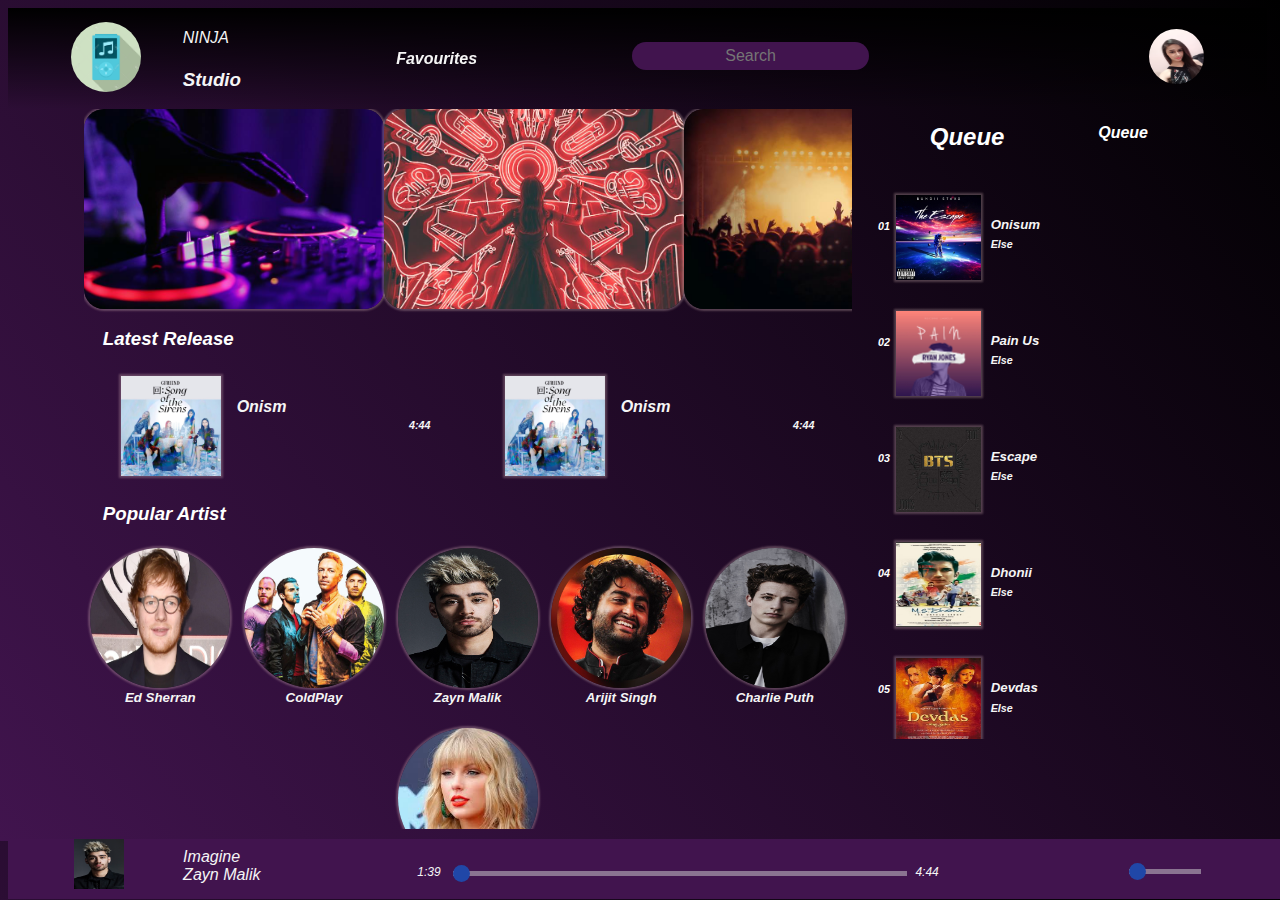
<file: index.html>
<!DOCTYPE html>
<html>

<head>
	<title>Music Player</title>
	<!--Fontawesome and CSS file link-->
	<link rel="stylesheet" type="text/css" href="mainPageStyle.css">
	<link rel="stylesheet" href="https://use.fontawesome.com/releases/v5.5.0/css/all.css" integrity="sha384-B4dIYHKNBt8Bc12p+WXckhzcICo0wtJAoU8YZTY5qE0Id1GSseTk6S+L3BlXeVIU" crossorigin="anonymous">
	<!--Resposivesness-->
	<meta name="viewport" content="width=device-width, initial-scale=1.0">
</head>

<body>
	<!--navigation bar-->
	<nav>
		<!--logo pic and name of station-->
		<div class="logo-pic">
			<img src="images/navbar/logo.jpg">
		</div>
		<div class="nav-heading">
			<h4 style="font-weight:200; ">NINJA</h4>
			<h3>Studio</h3>
		</div>

		<div class="favs">
            <h4>
                Favourites
            </h4>
        </div>

		<!--search bar containing search and microphone icon-->
		<div class="search-bar">
            <div class="search-icon">
                <i class="fas fa-search"></i>
            </div>
            <input type="text" name="search" placeholder="Search">
            <div class="microphone-icon">
                <i class="fas fa-microphone"></i>
            </div>
        </div>

        <!--notification bell-->
        <div class="bell">
        	<i class="fas fa-bell"></i>
        </div>

        <!--pofile pic-->
        <div class="profile-pic">
        	<img src="images/navbar/mypic.jpg">
        </div>

	</nav>
	
	<main>
		<!--home screen carousel-->
		<div class="carosuel">
			<div class="card-pics">
				<img src="images/slider/carousel1.jpg">
				<img src="images/slider/carousel2.jpg">
				<img src="images/slider/carousel3.jpg">
			</div>
		</div>
		

		<h3 class="main-heading">Latest Release</h3>

		<!--latest release section-->
		<div class="latest-release">
			<div class="lr">
				<img src="images/moods/play.jpg">
				<h4 style="margin-left:1rem;">Onism</h4>

				<!--options that will appear when we click three dots-->
				<div class="options">
                    <label for="latest-release-checkbox"><i class="fas fa-ellipsis-h"></i></label>
                    <input type="checkbox" id="latest-release-checkbox">
                        <div class="latest-release-dropdown">
                            <div class="drop-item">
                                <p><i class="fas fa-play-circle"></i> Play Now</p>
                            </div>
                            <div class="drop-item">
                               <p><i class="fas fa-list-ul"></i> Add to Queue</p>
                            </div>
                            <div class="drop-item">
                                <p><i class="fas fa-music"></i> Add to playlist</p>
                            </div>
                            <div class="drop-item">
                                <p><i class="fas fa-info-circle"></i> Get Info</p>
                            </div>
                        </div>
                        <h6>
                            4:44
                        </h6>
                </div>
			</div>

			<div class="lr">
				<img src="images/moods/play.jpg">
				<h4 style="margin-left:1rem;">Onism</h4>
				<div class="options">
                    <label for="latest-release-checkbox2"><i class="fas fa-ellipsis-h"></i></label>
                    <input type="checkbox" id="latest-release-checkbox2">
                        <div class="latest-release-dropdown">
                            <div class="drop-item">
                                <p><i class="fas fa-play-circle"></i> Play Now</p>
                            </div>
                            <div class="drop-item">
                               <p><i class="fas fa-list-ul"></i> Add to Queue</p>
                            </div>
                            <div class="drop-item">
                                <p><i class="fas fa-music"></i> Add to playlist</p>
                            </div>
                            <div class="drop-item">
                                <p><i class="fas fa-info-circle"></i> Get Info</p>
                            </div>
                        </div>
                        <h6>
                            4:44
                        </h6>
                </div>
			</div>
		</div>

		
		<!--Popular artist section-->
		<h3 class="main-heading">Popular Artist</h3>
		
		<div class="popular-artist">
			<!--when we hover over the artist pic a play button appears and on clicking singlePlaylist screen appears-->
			<div class="artist">
				<img src="images/singers/art1.jpg">
				<div>
					<a href="SinglePlaylist.html"><i class="fas fa-play"></i></a>
				</div>
				<h5>Ed Sherran</h5>
			</div>
			<div class="artist">
				<img src="images/singers/art2.jpg">
				<div>
					<a href="SinglePlaylist.html"><i class="fas fa-play"></i></a>
				</div>
				<h5>ColdPlay</h5>
			</div>
			<div class="artist">
				<img src="images/singers/art3.jpg">
				<div>
					<a href="SinglePlaylist.html"><i class="fas fa-play"></i></a>
				</div>
				<h5>Zayn Malik</h5>
			</div>
			<div class="artist">
				<img src="images/singers/art4.jpg">
				<div>
					<a href="SinglePlaylist.html"><i class="fas fa-play"></i></a>
				</div>
				<h5>Arijit Singh</h5>
			</div>
			<div class="artist">
				<img src="images/singers/art5.jpg">
				<div>
					<a href="SinglePlaylist.html"><i class="fas fa-play"></i></a>
				</div>
				<h5>Charlie Puth</h5>
			</div>
			<div class="artist">
				<img src="images/singers/art6.jpg">
				<div>
					<a href="SinglePlaylist.html"><i class="fas fa-play"></i></a>
				</div>
				<h5>Tylor Swift</h5>
			</div>
		</div>

		<!--different stations section-->
		<div class="stations">
			<div>
				<img src="images/stations/station.png">
				<p>Stations</p>
			</div>
			<div>
				<img src="images/stations/type1.jpg">
				<p>Workout</p>
			</div>
			<div>
				<img src="images/stations/type2.jpg">
				<p>Love</p>
			</div>
			<div>
				<img src="images/stations/type3.jpg">
				<p>Chill</p>
			</div>
			<div>
				<img src="images/stations/type4.jpg">
				<p>Rock</p>
			</div>
			<div>
				<img src="images/stations/type5.jpg">
				<p>Pop</p>
			</div>
		</div>


		<!--songs accoring to mood section-->
		<div class="music-themes-2">
			<!-- 3 divs content -->
			<div class="outer-div">
				<div class="inner-div">
					<span>Electronic</span>
				</div>
			</div>
			<div class="outer-div">
				<div class="inner-div">
					<span>Party</span>
				</div>
			</div>
			<div class="outer-div">
				<div class="inner-div">
					<span>RoadTrip</span>
				</div>
			</div>
		</div>

		<!--latest english songs section-->
		<h3 class="main-heading" style="margin-top:8%;">Latest English</h3>

		<div class="latest-songs">
			<div class="songs">
				<img src="images/english/eng1.jpg">
				<h5>Escape</h5>
				<h6>Aug 2017</h6>
			</div>
			<div class="songs">
				<img src="images/english/eng2.jpg">
				<h5>Pain</h5>
				<h6>Aug 2017</h6>
			</div>
			<div class="songs">
				<img src="images/english/eng3.jpg">
				<h5>BTS</h5>
				<h6>Aug 2017</h6>
			</div>
			<div class="songs">
				<img src="images/english/eng4.png">
				<h5>Kid</h5>
				<h6>Aug 2017</h6>
			</div>
			<div class="songs">
				<img src="images/english/eng5.jpg">
				<h5>Onisum</h5>
				<h6>Aug 2017</h6>
			</div>
		</div>

		<!--latest hindi songs section-->
		<h3 class="main-heading">Latest Hindi</h3>

		<div class="latest-songs">
			<div class="songs">
				<img src="images/hindi/hin1.jpg">
				<h5>MS Dhoni</h5>
				<h6>Aug 2017</h6>
			</div>
			<div class="songs">
				<img src="images/hindi/hin2.jpg">
				<h5>Devdas</h5>
				<h6>Aug 2017</h6>
			</div>
			<div class="songs">
				<img src="images/hindi/hin3.jpg">
				<h5>Filhall</h5>
				<h6>Aug 2017</h6>
			</div>
			<div class="songs">
				<img src="images/hindi/hin4.jpg">
				<h5>Yalgar</h5>
				<h6>Aug 2017</h6>
			</div>
			<div class="songs">
				<img src="images/hindi/hin5.jpg">
				<h5>Main Hoon Na</h5>
				<h6>Aug 2017</h6>
			</div>
		</div>

	</main>


	<!--aside section contains various list of songs-->
	<aside>
		
		<div class="qlist">
			<h2 class="main-heading">Queue</h2>
			<h4>
                <a href="#queue-option-box" style="color:white;text-decoration: none;">Queue <i class="fas fa-chevron-circle-down"></i></a>
            </h4>
			 <div class="queue-options" id="queue-option-box">
                <p>Playlists</p>
                <hr>
                <p>Favourite songs</p>
                <hr>
                <a href="#"><p>Close</p></a>
            </div>		
		</div>

		<div class="song-fav">
			<div class="song-info">
				<h6 style="color:white;">01</h6>
				<img src="images/english/eng1.jpg">
				<div class="name">
					<h5>Onisum</h5>
					<h6 style="margin-top:-1rem;">Else</h6>
				</div>
			</div>
			<div class="fav-heart">
				<i class="far fa-heart"></i>
			</div>
		</div>

		<div class="song-fav">
			<div class="song-info">
				<h6 style="color:white;">02</h6>
				<img src="images/english/eng2.jpg">
				<div class="name">
					<h5>Pain Us</h5>
					<h6 style="margin-top:-1rem;">Else</h6>
				</div>
			</div>
			<div class="fav-heart">
				<i class="far fa-heart"></i>
			</div>
		</div>

		<div class="song-fav">
			<div class="song-info">
				<h6 style="color:white;">03</h6>
				<img src="images/english/eng3.jpg">
				<div class="name">
					<h5>Escape</h5>
					<h6 style="margin-top:-1rem;">Else</h6>
				</div>
			</div>
			<div class="fav-heart">
				<i class="far fa-heart"></i>
			</div>
		</div>

		<div class="song-fav">
			<div class="song-info">
				<h6 style="color:white;">04</h6>
				<img src="images/hindi/hin1.jpg">
				<div class="name">
					<h5>Dhonii</h5>
					<h6 style="margin-top:-1rem;">Else</h6>
				</div>
			</div>
			<div class="fav-heart">
				<i class="far fa-heart"></i>
			</div>
		</div>

		<div class="song-fav">
			<div class="song-info">
				<h6 style="color:white;">05</h6>
				<img src="images/hindi/hin2.jpg">
				<div class="name">
					<h5>Devdas</h5>
					<h6 style="margin-top:-1rem;">Else</h6>
				</div>
			</div>		
			<div class="fav-heart">
				<i class="far fa-heart"></i>
			</div>
		</div>

		<div class="song-fav">
			<div class="song-info">
				<h6 style="color:white;">06</h6>
				<img src="images/hindi/hin3.jpg">
				<div class="name">
					<h5>Filhall</h5>
					<h6 style="margin-top:-1rem;">Else</h6>
				</div>
			</div>
			<div class="fav-heart">
				<i class="far fa-heart"></i>
			</div>
		</div>

		<div class="song-fav">
			<div class="song-info">
				<h6 style="color:white;">07</h6>
				<img src="images/hindi/hin4.jpg">
				<div class="name">
					<h5>Yalgaar</h5>
					<h6 style="margin-top:-1rem;">Else</h6>
				</div>
			</div>
			<div class="fav-heart">
				<i class="far fa-heart"></i>
			</div>
		</div>

		<div class="song-fav">
			<div class="song-info">
				<h6 style="color:white;">08</h6>
				<img src="images/hindi/hin5.jpg">
				<div class="name">
					<h5>Main Hu</h5>
					<h6 style="margin-top:-1rem;">Else</h6>
				</div>
			</div>
			<div class="fav-heart">
				<i class="far fa-heart"></i>
			</div>
		</div>

		<div class="song-fav">
			<div class="song-info">
				<h6 style="color:white;">09</h6>
				<img src="images/english/eng1.jpg">
				<div class="name">
					<h5>Onisum</h5>
					<h6 style="margin-top:-1rem;">Else</h6>
				</div>
			</div>
			<div class="fav-heart">
				<i class="far fa-heart"></i>
			</div>
		</div>

		<div class="song-fav">
			<div class="song-info">
				<h6 style="color:white;">10</h6>
				<img src="images/english/eng5.jpg">
				<div class="name">
					<h5>We Won</h5>
					<h6 style="margin-top:-1rem;">Else</h6>
				</div>
			</div>
			<div class="fav-heart">
				<i class="far fa-heart"></i>
			</div>
		</div>

	</aside>

	<!--footer sections conatins song-description , controls and other options -->
	 <footer>
        <div class="active-song-description">
            <!-- song image -->
            <div id="song-image">
                <img src="images/singers/art3.jpg">
            </div>
            <!-- song name and author -->
            <div class="song-info">
                <div>
                    Imagine
                </div>
                <div>
                    Zayn Malik
                </div>
                <!-- heart icon and ban icon -->
            </div>
            <div class="heart-and-ban-icon">
                <span>
                    <i class="far fa-heart"></i>
                </span>
                <span>
                    <i class="fas fa-ban"></i>
                </span>
            </div>
        </div>
        <!-- these are the main player controls -->
        <div class="player">
            <div class="controls">
                <div><i class="fas fa-random"></i></div>
                <div><i class="fas fa-step-backward"></i></div>
                <div><i class="fas fa-pause-circle"></i></div>
                <div><i class="fas fa-step-forward"></i></div>
                <div><i class="fas fa-redo"></i></div>
            </div>
            <!-- this is the slider -->
            <div id="slider">
                <!-- current time -->
                <div class="time">
                    1:39
                </div>
                <div class="slidecontainer">
                    <input type="range" min="0" max="100" value="0" class="slider" id="myRange">
                </div>
                <!-- total time -->
                <div class="time">
                    4:44
                </div>
            </div>
        </div>
        <!-- other icons including the volume slider and all -->
        <div class="extras">
            <div>
                <i class="fas fa-list-ul"></i>
            </div>
            <div>
                <i class="fas fa-laptop"></i>
            </div>
            <div>
                <i class="fas fa-volume-up"></i>
            </div>
            <div class="slidecontainer" style="width:30%;">
                <input type="range" min="0" max="100" value="0" class="slider" id="myRange" style="margin-top:0px;">
            </div>
            <div>
                <i class="fas fa-expand-alt"></i>
            </div>
        </div>
    </footer>
	</footer>

</body>


</html>
</file>
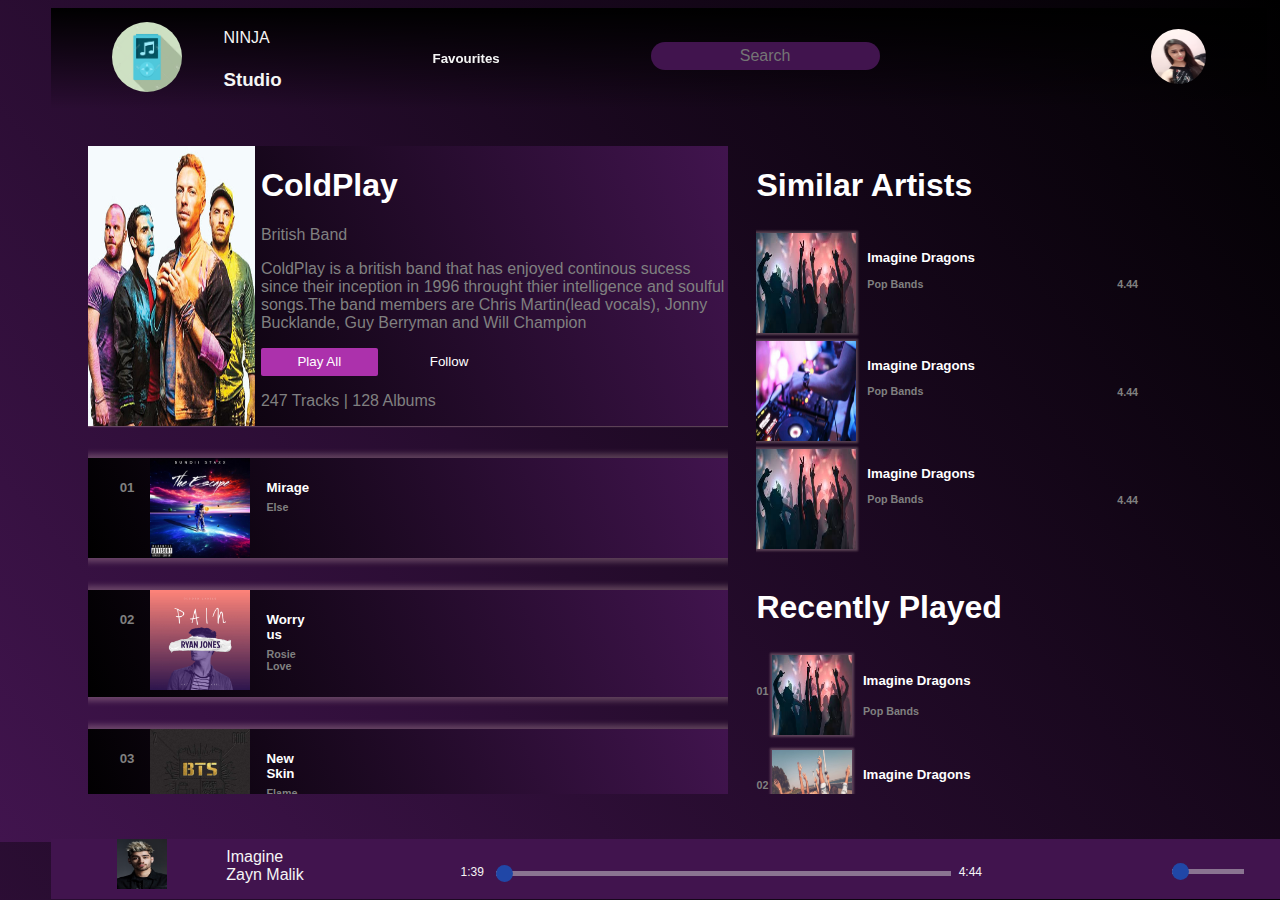
<file: SinglePlaylist.html>
<!DOCTYPE html>
<html>

<head>
	<title> Single PlayList Screen</title>
	<!--Fontawesome and CSS file link-->
	<link rel="stylesheet" type="text/css" href="StyleSinglePlaylist.css">
	<link rel="stylesheet" href="https://use.fontawesome.com/releases/v5.5.0/css/all.css" integrity="sha384-B4dIYHKNBt8Bc12p+WXckhzcICo0wtJAoU8YZTY5qE0Id1GSseTk6S+L3BlXeVIU" crossorigin="anonymous">
	<!--Resposivesness-->
	<meta name="viewport" content="width=device-width, initial-scale=1.0">
</head>

<body>

	<!--navigation bar-->
	<nav>
		<!--logo pic and name of station-->
		<div class="logo-pic ">
			<img src="images/navbar/logo.jpg">
		</div>
		<div class="nav-heading">
			<h4 style="font-weight:200; ">NINJA</h4>
			<h3>Studio</h3>
		</div>

		<div class="favs">
			<h5>Favourites</h5>
		</div>

		<!--search bar containing search and microphone icon-->
		<div class="search-bar">
            <div class="search-icon">
                <i class="fas fa-search"></i>
            </div>
            <input type="text" name="search" placeholder="Search">
            <div class="microphone-icon">
                <i class="fas fa-microphone"></i>
            </div>
        </div>

        <!--notification bell-->
        <div class="bell">
        	<i class="fas fa-bell"></i>
        </div>

        <!--pofile pic-->
        <div class="profile-pic">
        	<img src="images/navbar/mypic.jpg">
        </div>

	</nav>


	<!--main section consists of the songs of that playlist-->
	<main>

		<!--card of that band we clicked to enter singlePlaylist screen-->
		<div class="main-card">
			<div class="main-pic">
				<img src="images/singers/art2.jpg">
			</div>
			<div class="text">
				<h1 style="color:white;">ColdPlay</h1>
				<p style="color:grey;">British Band</p>
				<p style="color:grey;">ColdPlay is a british band that has enjoyed continous sucess since their inception in 1996 throught thier intelligence and soulful songs.The band members are Chris Martin(lead vocals), Jonny Bucklande, Guy Berryman and Will Champion</p>
				<button id ="play">Play All</button>
				<button id="follow">Follow</button>
				<p style="color:grey;">247 Tracks | 128 Albums</p>
			</div>
		</div>

		<!--list of songs of that playlist-->
		<div class="list">
			<div class="list-info">
				<h5 style="color:grey;">01</h5>
				<img src="images/english/eng1.jpg">
				<div class="desc">
					<h5 style="color:white;">Mirage</h5>
					<h6 style="color:grey;margin-top:-1rem;">Else</h6>
				</div>
			</div>
			
			<div class="heart-cross">
				<i class="far fa-heart list-hearts"></i>
			    <i class="fas fa-cross list-cross"></i>
			</div>
			
		</div>

		<div class="list">
			<div class="list-info">
				<h5 style="color:grey;">02</h5>
				<img src="images/english/eng2.jpg">
				<div class="desc">
					<h5 style="color:white;">Worry us</h5>
					<h6 style="color:grey;margin-top:-1rem;">Rosie Love</h6>
				</div>
			</div>
			
			<div class="heart-cross">
				<i class="far fa-heart list-hearts"></i>
			    <i class="fas fa-cross list-cross"></i>
			</div>
		</div>

		<div class="list">
			<div class="list-info">
				<h5 style="color:grey;">03</h5>
				<img src="images/english/eng3.jpg">
				<div class="desc">
					<h5 style="color:white;">New Skin</h5>
					<h6 style="color:grey;margin-top:-1rem;">Flame</h6>
				</div>
			</div>
			
			<div class="heart-cross">
				<i class="far fa-heart list-hearts"></i>
			    <i class="fas fa-cross list-cross"></i>
			</div>
		</div>

		<div class="list">
			<div class="list-info">
				<h5 style="color:grey;">04</h5>
				<img src="images/english/eng5.jpg">
				<div class="desc">
					<h5 style="color:white;">Mirage</h5>
					<h6 style="color:grey;margin-top:-1rem;">Else</h6>
				</div>
			</div>
		
			<div class="heart-cross">
				<i class="far fa-heart list-hearts"></i>
			    <i class="fas fa-cross list-cross"></i>
			</div>
		</div>

		<div class="list">
			<div class="list-info">
				<h5 style="color:grey;">05</h5>
				<img src="images/english/eng4.png">
				<div class="desc">
					<h5 style="color:white;">Savage</h5>
					<h6 style="color:grey;margin-top:-1rem;">Else</h6>
				</div>
			</div>
			
			<div class="heart-cross">
				<i class="far fa-heart list-hearts"></i>
			    <i class="fas fa-cross list-cross"></i>
			</div>

	</main>


	<!--aside section consists of similar songs and recently played songs list-->
	<aside>
		<div class="heading">
			<h1 style="color:white;">Similar Artists</h1>
		</div>

		<!--similar artist list-->
		<div class="similar-list">
			<div class="pic-info">
				<img src="images/moods/party.jpg">
				<div class="similar-desc">
					<h5>Imagine Dragons</h5>
					<h6 style="color:grey;margin-top:-10px;">Pop Bands</h6>
				</div>
			</div>	
			<div class="three-dots">
				<i class="fas fa-ellipsis-h"></i>
			    <h6 style="color:grey; margin-left:-4px;">4.44</h6>
			</div>		
		</div>

		<div class="similar-list">
			<div class="pic-info">
				<img src="images/moods/dj.jpeg">
				<div class="similar-desc">
					<h5>Imagine Dragons</h5>
					<h6 style="color:grey;margin-top:-10px;">Pop Bands</h6>
				</div>
			</div>
			<div class="three-dots">
				<i class="fas fa-ellipsis-h"></i>
			    <h6 style="color:grey; margin-left:-4px;">4.44</h6>
			</div>	
		</div>

		<div class="similar-list">
			<div class="pic-info">
				<img src="images/moods/party.jpg">
				<div class="similar-desc">
					<h5>Imagine Dragons</h5>
					<h6 style="color:grey;margin-top:-10px">Pop Bands</h6>
				</div>
			</div>
			
			<div class="three-dots">
				<i class="fas fa-ellipsis-h"></i>
			    <h6 style="color:grey; margin-left:-4px;">4.44</h6>
			</div>	
		</div>


		<div style="margin-top:5%;" class="heading">
			<h1 style="color:white;">Recently Played</h1>
		</div>

		<!--recently played list-->
		<div class="recent-list">
			<div class="pic-info">
				<h6 style="color:grey;margin-top:8%;">01</h6>
				<img src="images/moods/party.jpg">
				<div class="recent-desc">
					<h5>Imagine Dragons</h5>
					<h6 style="color:grey;margin-top:-4%;">Pop Bands</h6>
				</div>
			</div>
			<div class="heart">
				<i class="far fa-heart"style="color:grey;"></i>
			</div>
			
		</div>

		<div class="recent-list">
			<div class="pic-info">
				<h6 style="color:grey;margin-top:8%;">02</h6>
				<img src="images/moods/roadtrip.jpg">
				<div class="recent-desc">
					<h5>Imagine Dragons</h5>
					<h6 style="color:grey;margin-top:-4%;">Pop Bands</h6>
				</div>
			</div>
			<div class="heart">
				<i class="far fa-heart"style="color:grey;"></i>
			</div>
		</div>

		<div class="recent-list">
			<div class="pic-info">
				<h6 style="color:grey;margin-top:8%;">03</h6>
				<img src="images/moods/dj.jpeg">
				<div class="recent-desc">
					<h5>Imagine Dragons</h5>
					<h6 style="color:grey;margin-top:-4%;">Pop Bands</h6>
				</div>
			</div>
			<div class="heart">
				<i class="far fa-heart"style="color:grey;"></i>
			</div>
		</div>

		<div class="recent-list">
			<div class="pic-info">
				<h6 style="color:grey;margin-top:8%;">04</h6>
				<img src="images/moods/party.jpg">
				<div class="recent-desc">
					<h5>Imagine Dragons</h5>
					<h6 style="color:grey;margin-top:-4%;">Pop Bands</h6>
				</div>
			</div>
			
			<div class="heart">
				<i class="far fa-heart"style="color:grey;"></i>
			</div>
		</div>

	</aside>

		 <footer>
        <div class="active-song-description">
            <!-- song image -->
            <div id="song-image">
                <img src="images/singers/art3.jpg">
            </div>
            <!-- song name and author -->
            <div class="song-info">
                <div>
                    Imagine
                </div>
                <div>
                    Zayn Malik
                </div>
                <!-- heart icon and ban icon -->
            </div>
            <div class="heart-and-ban-icon">
                <span>
                    <i class="far fa-heart"></i>
                </span>
                <span>
                    <i class="fas fa-ban"></i>
                </span>
            </div>
        </div>
        <!-- these are the main player controls -->
        <div class="player">
            <div class="controls">
                <div><i class="fas fa-random"></i></div>
                <div><i class="fas fa-step-backward"></i></div>
                <div><i class="fas fa-pause-circle"></i></div>
                <div><i class="fas fa-step-forward"></i></div>
                <div><i class="fas fa-redo"></i></div>
            </div>
            <!-- this is the slider -->
            <div id="slider">
                <!-- current time -->
                <div class="time">
                    1:39
                </div>
                <div class="slidecontainer">
                    <input type="range" min="0" max="100" value="0" class="slider" id="myRange">
                </div>
                <!-- total time -->
                <div class="time">
                    4:44
                </div>
            </div>
        </div>
        <!-- other icons including the volume slider and all -->
        <div class="extras">
            <div>
                <i class="fas fa-list-ul"></i>
            </div>
            <div>
                <i class="fas fa-laptop"></i>
            </div>
            <div>
                <i class="fas fa-volume-up"></i>
            </div>
            <div class="slidecontainer" style="width:30%;">
                <input type="range" min="0" max="100" value="0" class="slider" id="myRange" style="margin-top:0px;">
            </div>
            <div>
                <i class="fas fa-expand-alt"></i>
            </div>
        </div>
    </footer>

</body>

</html>
</file>
<file: mainPageStyle.css>
/** css for body main and aside section**/
body
{
	background:linear-gradient(50deg,rgb(65, 20, 78),black);
	margin-right:1%;
	font-family:sans-serif;	
	font-style: italic;
	color:whitesmoke;
}
/**to hide scrollbar if any**/
body::-webkit-scrollbar {
  display: none;
}
main
{
	margin-left:6%;
	display: inline-block;
	width:60vw;
	height:auto;
	height:80vh;
	overflow-y:scroll;
}
/**to hide the scrollbar**/
main::-webkit-scrollbar {
  display: none;
}
aside
{
	margin-left:1.5%;
	display: inline-block;
	width:25vw;
	vertical-align: top;
	height:70vh;
	overflow-y:scroll;
}
/**to hide the scrollbar**/
aside::-webkit-scrollbar {
  display: none;
}

/**navigation section***/
nav{
	height: auto;
	width: auto;
	background-image: linear-gradient(180deg, black, rgba(0, 0, 0, 0));
	display: flex;
	flex-direction: row;
	flex-wrap: wrap;
	justify-content: space-between;
	align-items: center;
	box-sizing: border-box;
	padding-left: 5%;
	padding-right: 5%;
	transition: all ease-in-out 1s; /* when the navbar loads, every property transits for 1s */
}
/* all the divs inside the navigation bar should be placed side by side*/
nav> div {
	display: inline-block;
}
/* animation for the website logo */
@keyframes rotating {
	0% {
		transform: rotate(0deg);
	}
	100% {
		transform: rotate(360deg);
	}
}
/* website logo image */
.logo-pic img {
	height: 70px;
	width: 70px;
	border-radius: 100%;
	animation-name: rotating;
	animation-timing-function: ease-in-out;
	animation-duration: 1s;
	animation-iteration-count: infinite;
}
/* website function */
.nav-heading {
	margin-left:-10%;
}

/* animation for favoutites text */
@keyframes flexible {
	0% {
		transform: rotate(0deg);
	}
	50% {
		transform: rotateY(360deg);
	}
	75% {
		transform: scale(1.2);
	}
	100% {
		transform: scaleX(1);
	}
}
/* favourites text */
.favs {
	animation-name: flexible;
	animation-timing-function: ease-in-out;
	animation-duration: 2s;
	perspective: 10000px;
	transform-style: preserve-3d;
	animation-iteration-count: infinite;
}
/* search bar */
.search-bar {
	width: 20%;
	position: relative;
}
/* changing the default style of the input bar */
.search-bar input {
	width: 100%;
	font-size: 16px;
	text-decoration: none;
	border-radius: 18px;
	border: none;
	padding: 5px;
	font-weight: 500;
	margin-top:-30px;
	text-align: center;
	color:whitesmoke;
	transition: all ease-in-out 0.1s;
	background-color:rgb(65, 20, 78);
}
/* search icon for input bar */
.search-icon {
	color:whitesmoke;
}
/* mic icon for input */
.microphone-icon{
	color:whitesmoke;
}
/* search icon */
.search-bar > div:nth-child(1) {
	display: inline-block;
	position: absolute;
	width: min-content;
	left: 5%;
	top: 10%;
	transition: all ease-in-out 0.1s;
}
/* mic icon */
.search-bar > div:nth-child(3) {
	display: inline-block;
	position: absolute;
	width: min-content;
	right: 0%;
	top: 10%;
	transition: all ease-in-out 0.1s;
}
/* when the user clicks on the search bar, there should be no blue outlining */
input:focus {
	outline: none;
}
/* animation for bell image */
@keyframes ringing_bell {
	0% {
		transform: rotate(-15deg);
	}
	50% {
		transform: rotate(15deg);
	}
	100% {
		transform: rotate(-15deg);
	}
}
/* notification bell image */
.bell{
	font-size: 1.5rem;
	animation-name: ringing_bell;
	animation-duration: 0.5s;
	animation-timing-function: ease-in-out;
	animation-iteration-count: infinite;
}
/* profile picture of the user */
.profile-pic img {
	width: 55px;
	height: 55px;
	border-radius: 100%;
	margin-left:-20px;
}

/**main section**/
.main-heading
{
	color:white;
	margin-left:2.5%;
}

/**home screen coursel**/

.card-pics
{
	display:flex;
	flex-direction:row;
	justify-content:space-around;
}

.card-pics img
{
	box-shadow: 0px 0px 2px 2px rgba(230,196,196,0.3);
	height:200px;
	width:320px;
	border-radius:20px;
	transition: all cubic-bezier(0.68, -0.55, 0.265, 1.55) 0.2s;
}

/**when we hover over pics they have bouncy effect**/
.card-pics img:hover
{
	transform: scale(1.25);
	z-index: 4;
	box-shadow: 0px 0px 12px 0.1px black;	
}


/**latest release section**/
.latest-release
{
	display:flex;
	flex-direction:row;
	justify-content:space-around;
	flex-wrap: wrap;
}
.lr
{
	display:flex;
	margin:1%;
}
.lr img
{
	box-shadow: 0px 0px 2px 2px rgba(230,196,196,0.3);
	width:100px;
	height:100px;
}

/**drop down options of latest release option**/
.options {
	position: relative;
	display: flex;
	flex-direction: column;
	flex-wrap: wrap;
	text-align: right;
	margin-left: auto;
}
/* this is for the latest release drop down menu */
.latest-release-dropdown 
{
	position: absolute;
	background-color:#e6e8f0;
	color:black;
	display: flex;
	flex-direction: column;
	align-items: center;
	width: 0px;
	height: 0px;
	opacity:0;
	top: 20px;
	right: 0px;
	z-index: 2;
	overflow: hidden;
	border: 1px solid black;
	box-shadow: 0px 0px 2px 1px black;
}
/* icon in the latest release drop down */
.fa-ellipsis-h 
{
	color:whitesmoke;
	cursor: pointer;
	margin-left:9rem;
	margin-top:0.5rem;
	transition: 0.5 all ease-in-out;
}
.fa-ellipsis-h:hover
{
	box-shadow: 0px 0px 6px 4px grey;
	border-radius: 100%; 
}

/* this input is for the latest release drop down */
input[type="checkbox"] 
{
	display: none;
}
/* checking it, will trigger the latest release dropdown */
input[type="checkbox"]:checked ~ .latest-release-dropdown 
{
	width: max-content;
	height: auto;
	opacity: 1;
	padding:2px;
	transition: all ease-in-out 0.2s;
}
/* options in the lastest release drop down */
.drop-item p 
{
	margin:2.5px;
	text-align: center;
	font-size:15px;
}

/**popular artists **/
.popular-artist
{
	margin-top:3%;
	display:flex;
	justify-content: space-around;
	flex-wrap: wrap;
	position: relative;
}

.artist img
{
	box-shadow: 0px 0px 2px 2px rgba(230,196,196,0.3);
	width:140px;
	height:140px;
	border-radius:50%;
}
.artist h5
{
	color:whitesmoke;
	text-align: center;
	margin-top:-1%;
}
.artist div i
{
	position: absolute;
	font-size: 2.7rem;
	margin-left:60px;
	margin-top:-90px;
	color:white;
	z-index:3;
	opacity:0;
}
.artist div i:hover
{
	opacity: 1;
}



/** different stations**/

.stations
{
	height: fit-content;
	display:flex;
	justify-content: space-around;
	flex-wrap: wrap;	
	background-color:rgb(65, 20, 78);	
}
/* enclose picture inside div and image height and width 100% it wont overflow this way */
/*make text as absolute and div as relative*/

.stations>div{
	display: inline-block;
	width:125px;
	height:125px;
	position: relative;
	margin:1%;
	text-align: center;
}

.stations img
{
	box-shadow: 0px 0px 2px 2px rgba(230,196,196,0.3);
	height: 100%;
	width: 100%;
	border-radius:50%;
	transition: 0.1s all ease-in-out;
}

.stations img:hover
{
	transform: scale(1.1);
	opacity: 0.8;
}

.stations p
{
	position:absolute;
	margin-top: -65%;
	color:white;
	text-align: center;
	position: relative;
	font-size:1.2rem;
	font-weight: 700;
	
}


/**mood wise songs**/

.music-themes-2 {
	top:4%;
	position: relative;
	height: auto;
	width: 100%;
	box-sizing: border-box;
	display: flex;
	flex-direction: row;
	flex-wrap: wrap;
	justify-content:space-around;
	align-items: center;
}
/* this outer div contains the inner div and the image and text */
.outer-div {
	width: 250px;
	height: 150px;
	/* overflow hidden given the effect that pic is rising from down to up */
	overflow: hidden;
	margin:1%;
	cursor: pointer;
}
/* inner div portion */
.inner-div {
	width: 100%;
	height: 100%;
	background-color: black;
	background-position: center;
	background-size: cover;
	transition: all ease-in-out 0.3s;
}
/* divs corresponding to each of the 3 sub sections in the themes section */
.music-themes-2 .outer-div:nth-child(1) .inner-div {
	background-image: url("images/moods/dj.jpeg");
}
.music-themes-2 .outer-div:nth-child(2) .inner-div {
	background-image: url("images/moods/party.jpg");
}
.music-themes-2 .outer-div:nth-child(3) .inner-div {
	background-image: url("images/moods/roadtrip.jpg");
}
/* hivering actions: the text should be scaled down on hover and the background image should be scaled up at the same time gap */
.outer-div:hover .inner-div {
	transform: scale(1.3);
}
.outer-div .inner-div span {
	transform: scale(1);
	transition: all ease-in-out 0.5s;
}
.outer-div:hover .inner-div span {
	transform: scale(0.75);
}

/* adjusting inner div properties */
.inner-div {
	display: flex;
	flex-direction: row;
	justify-content: center;
	align-items: center;
}

.outer-div .inner-div span {
	color: white;
	font-size: 1.5rem;
}


/**latest hindi and english songs**/
.latest-songs
{
	display: flex;
	flex-wrap: wrap;
	justify-content: space-around;
	text-align: center;
}

.songs img
{
	width:130px;
	height:130px;
	transition:all ease-in-out 0.2s;
}

.songs img:hover{
	box-shadow: 0px 0px 8px 4px rgba(230,196,196,0.3);
}

.songs h5
{
	color:whitesmoke;
	margin-top:-1%;
}
.songs h6
{
	color:whitesmoke;
	margin-top:-1rem;
}

/**aside section**/

/* these are the properties for the queue options box. the queue options box will be visible when one clicks on the queue button */
.queue-options{
	position: fixed;
	top: 18%;
	left:82%;
	background-color: #f8f9fa;
	width: 8%;
	height:auto;
	display: flex;
	flex-direction: column;
	align-items: center;
	z-index:2; /* to cover the heart icon */
	opacity:0;
	transition: all ease-in-out 0.25s;
	font-size: 15px;
}
/* when the queue option box becomes target */
#queue-option-box:target 
{
	opacity: 1;
}
.queue-options {
	color: black;
}
.queue-options p {
	text-align: center;
	margin:-0.001px;
}
.queue-options a {
	text-decoration: none;
}

/**queue list**/
.qlist
{
	margin-top:-2%;
	display: flex;
	justify-content: space-around;
	color:white;
}

.song-fav{
	display:inline;
	padding:1%;
}
.song-fav>div
{
	margin-top:2%;
	display: flex;
}

.song-fav img
{
	box-shadow: 0px 0px 2px 2px rgba(230,196,196,0.3);
	width:85px;
	height:85px;
	margin-left:2%;
}

.name
{
	margin-left:3%;
	color:whitesmoke;
}

.fav-heart{
	position: relative;
	left:75%;
	top:-12%;
}

.fav-heart i
{
	color:grey;
	transition: 0.5 all ease-in-out;
	display:block;
	/* padding-left:110px;
	padding-top: 10px; */
}
/**heart icon glows when we hover on it**/
.fav-heart i:hover
{
	color:white;
}

/**footer**/

footer {
	position: absolute;
	bottom: 1px;
	width: 100%;
	height: 60px;
	background-color:rgb(65, 20, 78);
	display: flex;
	flex-direction: row;
	justify-content: space-between;
	align-content: center;
	flex-wrap: nowrap;
	padding: 0px 3%;
	box-sizing: border-box;
	z-index:5;
}

.active-song-description 
{
	height: 90%;
	width: 25%;
	display: flex;
	flex-direction: row;
	justify-content: space-around;
	align-items: center;
}

#song-image img 
{
	width: 50px;
	height: 50px;
	min-width: 50px;
	min-height: 50px;
}
/* heart and ban icon */
.heart-and-ban-icon
 {
	height: 100%;
	padding-top: 5%;
}

.song-info
 {
	margin-right: 1%;
	margin-left: 1%;
}
/* song name */
.song-desc div:nth-child(1)
 {
	font-size: 12px;
}
/* song author */
.song-desc div:nth-child(2) 
{
	font-size: 10px;
}


.player
 {
	width: 45%;
	display: flex;
	flex-direction: column;
	align-items: center;
	justify-content: center;
	flex-wrap: nowrap;
}

.controls
 {
	width: 40%;
	display: flex;
	flex-direction: row;
	justify-content: space-between;
	align-items: center;
	font-size: 20px;
}

#slider
 {
	width: 100%;
	font-size: 12px;
	display: flex;
	flex-direction: row;
	flex-wrap: nowrap;
	align-items: center;
	justify-content: center;
	margin-top: 5px;
}

.time {
	margin: 0px 10px;
}

/* adjusting the slider for better visuals */
.slidecontainer {
	width: 100%;
}
/* for audio and main center player */
.slider {
	-webkit-appearance: none;
	width: 100%;
	height: 5px;
	background: #d3d3d3;
	outline: none;
	opacity: 0.5;
	-webkit-transition: 0.2s;
	transition: opacity 0.2s;
}
/* hover effect for the slider it glows*/
.slider:hover {
	opacity: 1;
}
/* these are for adjusting the dimensions and default styling of the long-slider */
.slider::-webkit-slider-thumb 
{
	-webkit-appearance: none;
	appearance: none;
	width: 17px;
	height: 17px;
	border-radius: 50%;
	background: #007bff;
	cursor: pointer;
}
/* this is the circular thumb, which can be moved across the div */
.slider::-moz-range-thumb 
{
	width: 25px;
	height: 25px;
	background: #4caf50;
	cursor: pointer;
}

.extras 
{
	width: 20%;
	display: flex;
	flex-direction: row;
	justify-content: space-around;
	align-items: center;
}

/**media tags**/
@media (max-width: 1200px)
{
	.card-pics img
	{
		width: 250px;
	}
	.search-bar {
		width: 30%;
	}
	.favs {
		display: none !important;
	}
	
	input {
		font-size: 11px !important;
	}
}

/*for hearts */
@media (max-width:900px){

	.fav-heart{
		left:85%;
	}

}
@media (max-width:750px)
{
	footer
	{
		position: fixed;
	}
	/* extra icons in the footer at the right hand side */
	.extras > div:nth-child(3) {
		display: none;
	}
	.extras > div:nth-child(4) {
		display: none;
	}
	body
	{
		background:linear-gradient(85deg,rgb(65, 20, 78),black);
	}
	main
	{
		display: block;
		width:90%;
		height:auto;
		overflow:hidden;
	}
	aside 
	{
		display: block;
		width:90%;
		height:auto;
		margin-left:10%;
	}
	.fa-ellipsis-h 
	{
		margin-left:6rem;
	}
	.qlist a
	{
		display: none;
	}
	.fav-heart{
		left:60%;
		top:-70px;
	}
	

}
@media (max-width:500px)
{
	body
	{
		background:linear-gradient(90deg,rgb(65, 20, 78),black);
	}
	nav{
		margin-bottom: 10px;
	}
	.nav-heading{
		display: none;
	}
	.lr img{
		transform: scale(0.9);
	}
	.logo-pic img,.profile-pic{
		width:60px;
		height:60px;
	}
	.bell{
		font-size: 1rem;
	}
	.card-pics img
	{
		width: 135px;
		height: 160px;
	}
	.artist img,.stations img,.songs img{
		transform: scale(0.8);
	}

}
</file>
<file: StyleSinglePlaylist.css>
/** css for bosy main and aside section**/
body
{
	background:linear-gradient(50deg,rgb(65, 20, 78),black);
	margin-left:4%;
	margin-right:1%;
	font-family:sans-serif;	
	color:whitesmoke
}

body::-webkit-scrollbar {
  display: none;
}
main
{
	margin:3%;
	display: inline-block;
	width:50vw;
	vertical-align: top;
	height:72vh;
	overflow-y:scroll;
}
/**to hide the scrollbar**/
main::-webkit-scrollbar {
  display: none;
}
aside
{
	margin:3%;
	margin-left:-1%;
	display: inline-block;
	width:30vw;
	height:72vh;
	overflow-y:scroll;
}
/**to hide the scrollbar**/
aside::-webkit-scrollbar {
  display: none;
}

/**navigation section***/
/**navigation section***/
nav{
	height: auto;
	width: auto;
	background-image: linear-gradient(180deg, black, rgba(0, 0, 0, 0));
	display: flex;
	flex-direction: row;
	flex-wrap: wrap;
	justify-content: space-between;
	align-items: center;
	box-sizing: border-box;
	padding-left: 5%;
	padding-right: 5%;
	transition: all ease-in-out 1s; /* when the navbar loads, every property transits for 1s */
}
/* all the divs inside the navigation bar should be placed side by side*/
nav> div {
	display: inline-block;
}
/* animation for the website logo */
@keyframes rotating {
	0% {
		transform: rotate(0deg);
	}
	100% {
		transform: rotate(360deg);
	}
}
/* website logo image */
.logo-pic img {
	height: 70px;
	width: 70px;
	border-radius: 100%;
	animation-name: rotating;
	animation-timing-function: ease-in-out;
	animation-duration: 1s;
	animation-iteration-count: infinite;
}
/* website function */
.nav-heading {
	margin-left:-10%;
}

/* animation for favoutites text */
@keyframes flexible {
	0% {
		transform: rotate(0deg);
	}
	50% {
		transform: rotateY(360deg);
	}
	75% {
		transform: scale(1.2);
	}
	100% {
		transform: scaleX(1);
	}
}
/* favourites text */
.favs {
	animation-name: flexible;
	animation-timing-function: ease-in-out;
	animation-duration: 2s;
	perspective: 10000px;
	transform-style: preserve-3d;
	animation-iteration-count: infinite;
}
/* search bar */
.search-bar {
	width: 20%;
	position: relative;
}
/* changing the default style of the input bar */
.search-bar input {
	width: 100%;
	font-size: 16px;
	text-decoration: none;
	border-radius: 18px;
	border: none;
	padding: 5px;
	font-weight: 500;
	margin-top:-30px;
	text-align: center;
	color:whitesmoke;
	transition: all ease-in-out 0.1s;
	background-color:rgb(65, 20, 78);
}
/* search icon for input bar */
.search-icon {
	color:whitesmoke;
}
/* mic icon for input */
.microphone-icon{
	color:whitesmoke;
}
/* search icon */
.search-bar > div:nth-child(1) {
	display: inline-block;
	position: absolute;
	width: min-content;
	left: 5%;
	top: 10%;
	transition: all ease-in-out 0.1s;
}
/* mic icon */
.search-bar > div:nth-child(3) {
	display: inline-block;
	position: absolute;
	width: min-content;
	right: 0%;
	top: 10%;
	transition: all ease-in-out 0.1s;
}
/* when the user clicks on the search bar, there should be no blue outlining */
input:focus {
	outline: none;
}
/* animation for bell image */
@keyframes ringing_bell {
	0% {
		transform: rotate(-15deg);
	}
	50% {
		transform: rotate(15deg);
	}
	100% {
		transform: rotate(-15deg);
	}
}
/* notification bell image */
.bell{
	font-size: 1.5rem;
	animation-name: ringing_bell;
	animation-duration: 0.5s;
	animation-timing-function: ease-in-out;
	animation-iteration-count: infinite;
}
/* profile picture of the user */
.profile-pic img {
	width: 55px;
	height: 55px;
	border-radius: 100%;
	margin-left:-20px;
}

/**main section**/
.main-card
{
	box-shadow: 0px 0px 1px 1px rgba(230,196,196,0.3);
	background:linear-gradient(250deg,rgb(65, 20, 78),black);
	display: flex;
	flex-direction: row;
	transition: 0.5s all ease-in-out;
	height:280px;
}

.main-card:hover
{
	opacity: 0.85;
	transform: scale(1.1);

}
.text{
	margin-left:1%;
	height:100%;
	overflow: hidden;
}
.main-pic
{
	height:280px;
	width:600px;
}
.main-pic img{
	height:100%;
	width:100%;
}

#play
{
	width:25%;
	height:10%;
	background-color:#ac31ac;
	color:white;
	border-radius: 2px;
	border:0px solid transparent;
}
#follow
{
	width:15%;
	height:10%;
	margin-left:2rem;
	color:white;
	background-color: transparent;
	border:0px solid transparent;

}

.list
{
	box-shadow: 0px 0px 6px 4px rgba(230,196,196,0.3);
	margin-top:2rem;
	display:flex;
	flex-wrap:column;
	background:linear-gradient(250deg,rgb(65, 20, 78),black);
	transition: 0.5s all ease-in-out;
}

.list>div{
	display: flex;
	justify-content: space-around;
}
.list-info{
	position: relative;
	left:5%;
	width:25%;
	display:flex;
	justify-content: space-around;
}
.list:hover
{
	transform: scale(1.1);
}
.list img
{
	width:100px;
	height:100px;
	margin-left:1rem;
}
.heart-cross{
	position: relative;
	left:55%;
	display: flex;
	align-items: center;
	color:grey;
}
.list-hearts
{
	margin-right:25px;
}

.heart-cross i:hover{
	color:white;
}

.desc
{
	margin-left:1rem;
}


/**aside section**/
.heading
{
	display:flex;
}
.similar-list,.recent-list
{
	margin-top:2%;
	display:flex;
}
.pic-info{
	width:95%;
	display: flex;
}
.three-dots,.heart{
	margin-top:20px;
	display: flex;
	flex-direction: column;
}
.similar-list img
{
	box-shadow: 0px 0px 2px 2px rgba(230,196,196,0.3);
	width:100px;
	height:100px;
}
.similar-desc,.recent-desc
{
	color:white;
	margin-left:3%;
	margin-top:-5px;
	display: inline-block;
}

.recent-list img
{
	box-shadow: 0px 0px 2px 2px rgba(230,196,196,0.3);
	height:80px;
	width:80px;
	margin-left:1%;
}


/**footer**/
footer {
	position: absolute;
	bottom: 1px;
	width: 100%;
	height: 60px;
	background-color: rgb(65, 20, 78);
	display: flex;
	flex-direction: row;
	justify-content: space-between;
	align-content: center;
	flex-wrap: nowrap;
	padding: 0px 3%;
	box-sizing: border-box;
	z-index:5;
}

.active-song-description 
{
	height: 90%;
	width: 25%;
	display: flex;
	flex-direction: row;
	justify-content: space-around;
	align-items: center;
}

#song-image img 
{
	width: 50px;
	height: 50px;
	min-width: 50px;
	min-height: 50px;
}
/* heart and ban icon */
.heart-and-ban-icon
 {
	height: 100%;
	padding-top: 4%;
}

.song-info
 {
	margin-right: 1%;
	margin-left: 1%;
}
/* song name */
.song-desc div:nth-child(1)
 {
	font-size: 12px;
}
/* song author */
.song-desc div:nth-child(2) 
{
	font-size: 10px;
}


.player
 {
	width: 45%;
	display: flex;
	flex-direction: column;
	align-items: center;
	justify-content: center;
	flex-wrap: nowrap;
}

.controls
 {
	width: 40%;
	display: flex;
	flex-direction: row;
	justify-content: space-between;
	align-items: center;
	font-size: 20px;
}

#slider
 {
	width: 100%;
	font-size: 12px;
	display: flex;
	flex-direction: row;
	flex-wrap: nowrap;
	align-items: center;
	justify-content: center;
	margin-top: 5px;
}

.time {
	margin: 0px 10px;
}

/* adjusting the slider for better visuals */
.slidecontainer {
	width: 100%;
}
/* for audio and main center player */
.slider {
	-webkit-appearance: none;
	width: 100%;
	height: 5px;
	background: #d3d3d3;
	outline: none;
	opacity: 0.5;
	-webkit-transition: 0.2s;
	transition: opacity 0.2s;
}
/* hover effect for the slider */
.slider:hover {
	opacity: 1;
}
/* these are for adjusting the dimensions and default styling of the long-slider */
.slider::-webkit-slider-thumb 
{
	-webkit-appearance: none;
	appearance: none;
	width: 17px;
	height: 17px;
	border-radius: 50%;
	background: #007bff;
	cursor: pointer;
}
/* this is the circular thumb, which can be moved across the div */
.slider::-moz-range-thumb 
{
	width: 25px;
	height: 25px;
	background: #4caf50;
	cursor: pointer;
}

.extras 
{
	width: 20%;
	display: flex;
	flex-direction: row;
	justify-content: space-around;
	align-items: center;
}
/***media tags**/

@media (max-width: 1250px)
{
	.search-bar {
		width: 30%;
	}
	.favs {
		display: none !important;
	}
	
	input {
		font-size: 11px !important;
	}
	.list-hearts
	{
		margin-left:45%;
	}
}

@media (max-width:915px)
{
	.list-hearts
	{
		margin-left:35%; 
	}
	.fav
	{
		margin-left:10%;
	}

}

@media (max-width:800px)
{
	footer
	{
		position: fixed;
	}
	/* extra icons in the footer at the right hand side */
	.extras > div:nth-child(3) {
		display: none;
	}
	.extras > div:nth-child(4) {
		display: none;
	}
	body
	{
		background:linear-gradient(85deg,rgb(65, 20, 78),black);
	}
	main
	{
		display: block;
		width:90%;
		height:auto;
		overflow:hidden;
	}
	aside 
	{
		display: block;
		width:90%;
		height:auto;
		margin-left:1%;
	}

}
@media (max-width:500px)
{
	body
	{
		background:linear-gradient(90deg,rgb(65, 20, 78),black);
	}
	.logo-pic img{
		width:50px;
		height:50px;
	}
	.bell{
		font-size: 1.2rem;
	}
	.nav-heading{
		display: none;
	}
	aside{
		margin-left:10px;
	}
	.heart-cross{
		left:45%;
	}
	
	 .main-card{
		display: flex;
		justify-content: space-around;
		height: 220px;;
	} 
	.main-pic{
		height:220px;
		width:550px;
	}
	
	.text{
		margin-left:2px;
		font-size: 11px;
	} 
	#play{
		font-size: 10px;
	}

}
</file>
